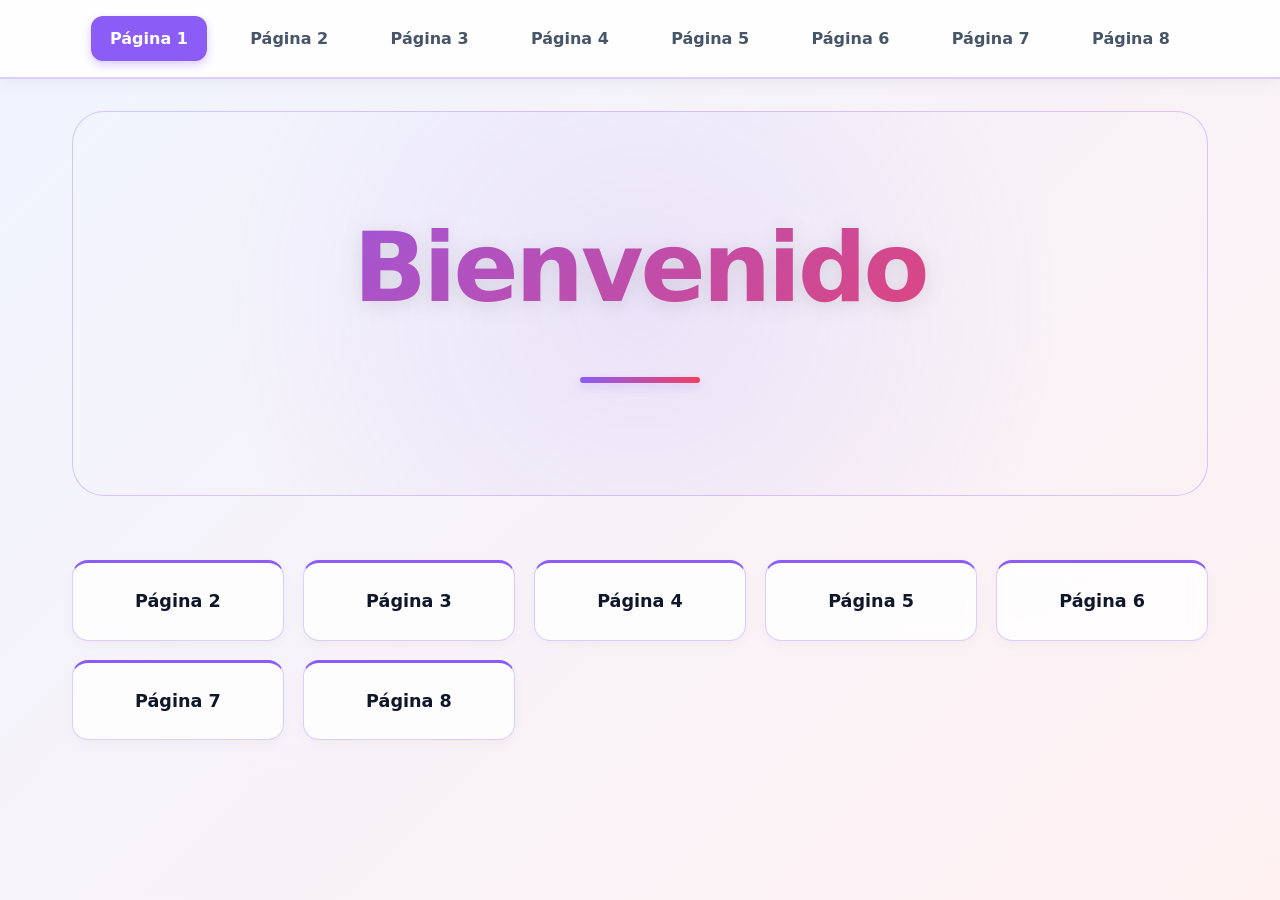
<file: index.html>
<!DOCTYPE html>
<html lang="es">

<head>
    <meta charset="UTF-8">
    <meta name="viewport" content="width=device-width, initial-scale=1.0">
    <title>Página 1 - Inicio</title>
    <meta name="description"
        content="Dashboard principal del sitio web de 8 páginas. Accede a todas las secciones aquí.">
    <link rel="stylesheet" href="style.css">
    <style>
        .grid-nav {
            display: grid;
            grid-template-columns: repeat(auto-fit, minmax(180px, 1fr));
            gap: 1.2rem;
            margin-top: 1rem;
        }

        .nav-card {
            background: var(--glass-bg);
            border: 1px solid var(--glass-border);
            border-top: 3px solid var(--primary-color);
            padding: 1.5rem 1rem;
            border-radius: 16px;
            text-align: center;
            text-decoration: none;
            color: var(--text-color);
            transition: all 0.3s cubic-bezier(0.4, 0, 0.2, 1);
            display: flex;
            flex-direction: column;
            align-items: center;
            gap: 0.5rem;
            backdrop-filter: blur(8px);
            box-shadow: 0 4px 12px rgba(0, 0, 0, 0.03);
        }

        .nav-card:hover {
            transform: translateY(-5px);
            background: white;
            border-color: var(--secondary-color);
            box-shadow: 0 12px 24px rgba(0, 0, 0, 0.08);
        }

        .nav-card h2 {
            font-size: 1.1rem;
            font-weight: 700;
            color: var(--text-color);
            margin: 0;
            background: none;
            -webkit-text-fill-color: initial;
        }
    </style>
</head>

<body>
    <nav id="main-nav">
        <a href="index.html">Página 1</a>
        <a href="pag2.html">Página 2</a>
        <a href="pag3.html">Página 3</a>
        <a href="pag4.html">Página 4</a>
        <a href="pag5.html">Página 5</a>
        <a href="pag6.html">Página 6</a>
        <a href="pag7.html">Página 7</a>
        <a href="pag8.html">Página 8</a>
    </nav>

    <main style="padding-top: 2rem;">
        <header
            style="text-align: center; margin-bottom: 4rem; position: relative; padding: 5rem 1rem; border-radius: 32px; background: radial-gradient(circle at center, rgba(167, 139, 250, 0.15) 0%, transparent 70%); border: 1px solid var(--glass-border);">
            <h1
                style="font-size: 6rem; letter-spacing: -3px; margin-bottom: 0.5rem; filter: drop-shadow(0 4px 10px rgba(0, 0, 0, 0.1)); background: linear-gradient(135deg, var(--primary-color), var(--secondary-color)); -webkit-background-clip: text; background-clip: text; -webkit-text-fill-color: transparent; font-weight: 900;">
                Bienvenido
            </h1>
            <div
                style="width: 120px; height: 6px; background: linear-gradient(to right, var(--primary-color), var(--secondary-color)); margin: 2rem auto; border-radius: 3px; box-shadow: 0 4px 10px rgba(167, 139, 250, 0.3);">
            </div>
        </header>

        <div class="grid-nav">
            <a href="pag2.html" class="nav-card">
                <h2>Página 2</h2>

            </a>
            <a href="pag3.html" class="nav-card">
                <h2>Página 3</h2>

            </a>
            <a href="pag4.html" class="nav-card">
                <h2>Página 4</h2>

            </a>
            <a href="pag5.html" class="nav-card">
                <h2>Página 5</h2>

            </a>
            <a href="pag6.html" class="nav-card">
                <h2>Página 6</h2>

            </a>
            <a href="pag7.html" class="nav-card">
                <h2>Página 7</h2>

            </a>
            <a href="pag8.html" class="nav-card">
                <h2>Página 8</h2>

            </a>
        </div>
    </main>
    <script src="main.js"></script>
</body>

</html>
</file>
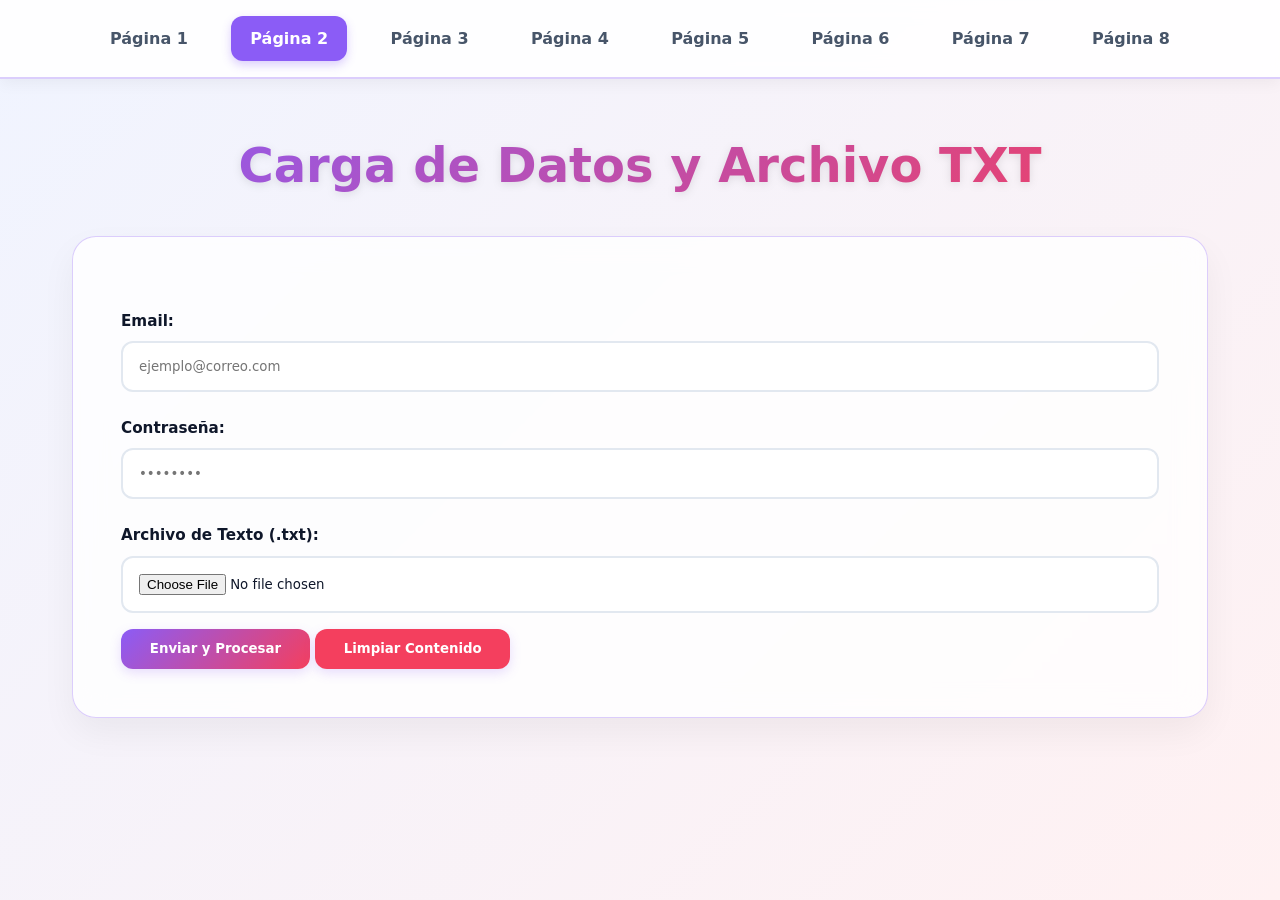
<file: pag2.html>
<!DOCTYPE html>
<html lang="es">

<head>
    <meta charset="UTF-8">
    <meta name="viewport" content="width=device-width, initial-scale=1.0">
    <title>Página 2 - Datos y TXT</title>
    <link rel="stylesheet" href="style.css">
    <style>
        .output-box {
            background: rgba(0, 0, 0, 0.3);
            border: 1px solid var(--glass-border);
            padding: 1rem;
            margin-top: 1rem;
            border-radius: 8px;
            white-space: pre-wrap;
            min-height: 50px;
        }

        .data-display {
            margin-top: 2rem;
            border-top: 1px solid var(--glass-border);
            padding-top: 1rem;
        }

        .data-item {
            margin-bottom: 1rem;
        }

        .data-label {
            font-weight: bold;
            color: var(--primary-color);
            display: block;
        }
    </style>
</head>

<body>
    <nav>
        <a href="index.html">Página 1</a>
        <a href="pag2.html">Página 2</a>
        <a href="pag3.html">Página 3</a>
        <a href="pag4.html">Página 4</a>
        <a href="pag5.html">Página 5</a>
        <a href="pag6.html">Página 6</a>
        <a href="pag7.html">Página 7</a>
        <a href="pag8.html">Página 8</a>
    </nav>

    <main>
        <h1 style="text-align: center;">Carga de Datos y Archivo TXT</h1>
        <div class="card">
            <form id="form-pag2">
                <label>Email:</label>
                <input type="email" id="input-email" placeholder="ejemplo@correo.com" required>

                <label>Contraseña:</label>
                <input type="password" id="input-password" placeholder="••••••••" required>

                <label>Archivo de Texto (.txt):</label>
                <input type="file" id="txt-file" accept=".txt" required>

                <button type="submit">Enviar y Procesar</button>
                <button type="button" class="btn btn-clear"
                    onclick="clearContent(['input-email', 'input-password', 'txt-file'], ['display-email', 'display-password', 'display-txt'], ['submission-output'])">Limpiar
                    Contenido</button>
            </form>

            <div id="submission-output" class="data-display" style="display: none;">
                <h3>Datos Enviados:</h3>

                <div class="data-item">
                    <span class="data-label">Email:</span>
                    <div id="display-email" class="output-box" style="min-height: auto;"></div>
                </div>

                <div class="data-item">
                    <span class="data-label">Contraseña:</span>
                    <div id="display-password" class="output-box" style="min-height: auto;"></div>
                </div>

                <div class="data-item">
                    <span class="data-label">Contenido del archivo TXT:</span>
                    <div id="display-txt" class="output-box"></div>
                </div>
            </div>
        </div>
    </main>

    <script src="main.js"></script>
    <script>
        document.getElementById('form-pag2').addEventListener('submit', function (e) {
            e.preventDefault();

            const email = document.getElementById('input-email').value;
            const password = document.getElementById('input-password').value;
            const fileInput = document.getElementById('txt-file');

            document.getElementById('display-email').textContent = email;
            document.getElementById('display-password').textContent = password;

            if (fileInput.files.length > 0) {
                const file = fileInput.files[0];
                const reader = new FileReader();
                reader.onload = (ev) => {
                    const content = ev.target.result;
                    console.log("Contenido del archivo TXT:", content);
                    document.getElementById('display-txt').textContent = content;
                    document.getElementById('submission-output').style.display = 'block';

                    // Smooth scroll to results
                    document.getElementById('submission-output').scrollIntoView({ behavior: 'smooth' });
                };
                reader.readAsText(file);
            }
        });
    </script>
</body>

</html>
</file>
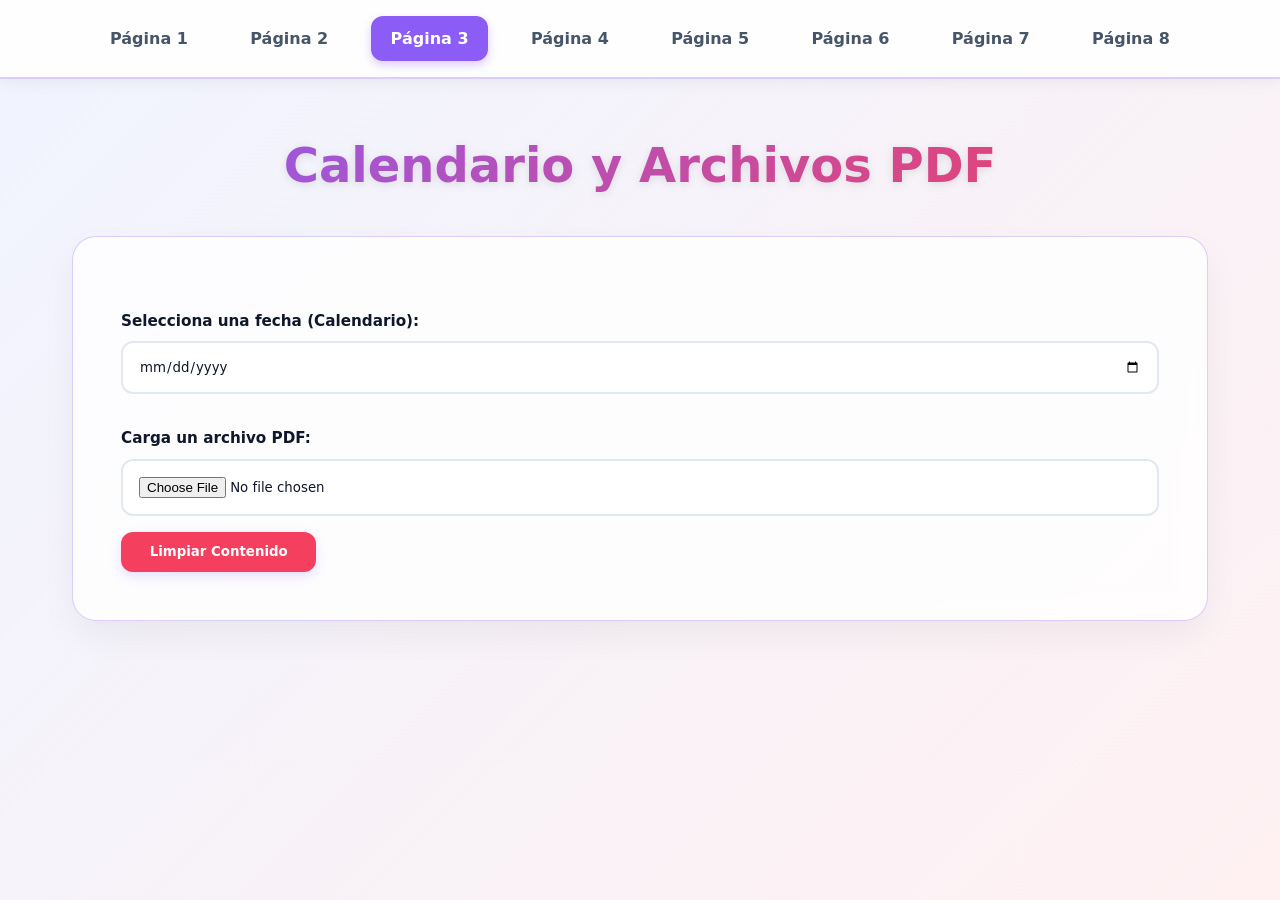
<file: pag3.html>
<!DOCTYPE html>
<html lang="es">

<head>
    <meta charset="UTF-8">
    <meta name="viewport" content="width=device-width, initial-scale=1.0">
    <title>Página 3 - Calendario y PDF</title>
    <link rel="stylesheet" href="style.css">
    <style>
        #pdf-viewer {
            width: 100%;
            height: 600px;
            border: 1px solid var(--glass-border);
            border-radius: 12px;
            margin-top: 1.5rem;
            background: white;
        }

        .date-display {
            background: rgba(0, 0, 0, 0.3);
            border: 1px solid var(--glass-border);
            padding: 1rem;
            margin-top: 1rem;
            border-radius: 8px;
            color: var(--secondary-color);
            font-weight: bold;
            font-size: 1.2rem;
            text-align: center;
        }
    </style>
</head>

<body>
    <nav>
        <a href="index.html">Página 1</a>
        <a href="pag2.html">Página 2</a>
        <a href="pag3.html">Página 3</a>
        <a href="pag4.html">Página 4</a>
        <a href="pag5.html">Página 5</a>
        <a href="pag6.html">Página 6</a>
        <a href="pag7.html">Página 7</a>
        <a href="pag8.html">Página 8</a>
    </nav>

    <main>
        <h1 style="text-align: center;">Calendario y Archivos PDF</h1>
        <div class="card">
            <label>Selecciona una fecha (Calendario):</label>
            <input type="date" id="date-input">

            <div id="date-result-container" style="display: none;">
                <p>Fecha seleccionada:</p>
                <div id="date-display" class="date-display"></div>
            </div>

            <label style="margin-top: 2rem; display: block;">Carga un archivo PDF:</label>
            <input type="file" id="pdf-file" accept="application/pdf">

            <div id="pdf-container" style="display: none;">
                <h3>Vista previa del PDF:</h3>
                <iframe id="pdf-viewer"></iframe>
            </div>
            <button type="button" class="btn btn-clear"
                onclick="clearContent(['date-input', 'pdf-file'], ['date-display', 'pdf-viewer'], ['date-result-container', 'pdf-container'])">Limpiar
                Contenido</button>
        </div>
    </main>

    <script src="main.js"></script>
    <script>
        // Calendar Logic
        const dateInput = document.getElementById('date-input');
        const dateDisplay = document.getElementById('date-display');
        const dateContainer = document.getElementById('date-result-container');

        dateInput.addEventListener('change', (e) => {
            const val = e.target.value;
            if (val) {
                // Formatting for better display (YYYY-MM-DD -> DD/MM/YYYY)
                const parts = val.split('-');
                dateDisplay.textContent = `${parts[2]}/${parts[1]}/${parts[0]}`;
                dateContainer.style.display = 'block';
            }
        });

        // PDF Preview Logic
        setupFilePreview('pdf-file', 'url', 'pdf-viewer');
    </script>
</body>

</html>
</file>
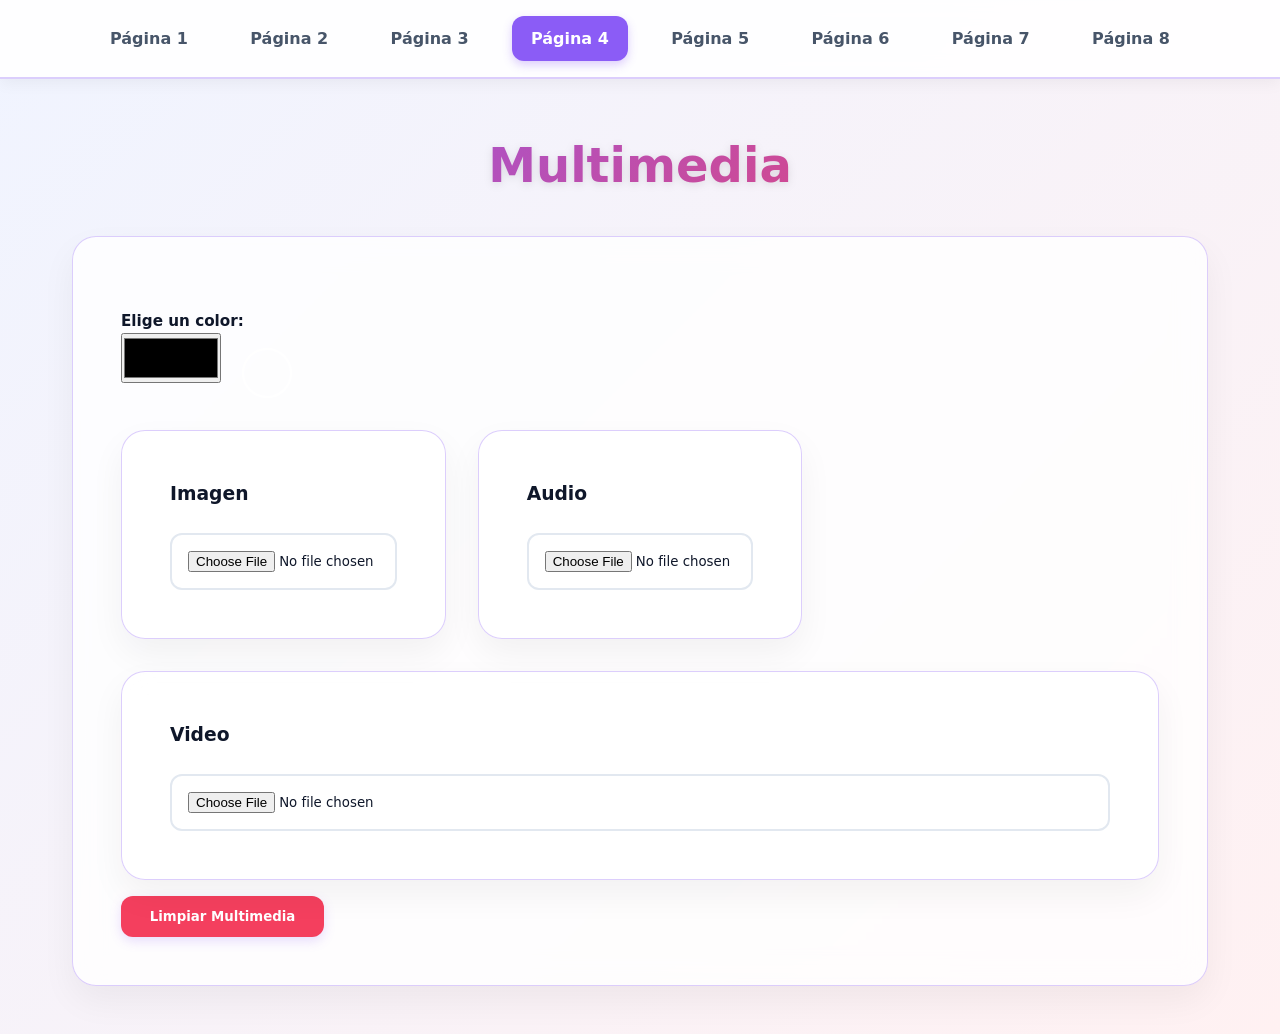
<file: pag4.html>
<!DOCTYPE html>
<html lang="es">

<head>
    <meta charset="UTF-8">
    <meta name="viewport" content="width=device-width, initial-scale=1.0">
    <title>Página 4 - Multimedia</title>
    <link rel="stylesheet" href="style.css">
    <style>
        .multimedia-grid {
            display: grid;
            grid-template-columns: repeat(auto-fit, minmax(300px, 1fr));
            gap: 2rem;
            margin-top: 2rem;
        }

        .media-prev {
            max-width: 100%;
            border-radius: 8px;
            display: none;
            margin-top: 1rem;
        }

        video.media-prev {
            width: 100%;
        }

        #color-preview {
            width: 50px;
            height: 50px;
            border-radius: 50%;
            border: 2px solid white;
            display: inline-block;
            vertical-align: middle;
            margin-left: 1rem;
        }
    </style>
</head>

<body>
    <nav>
        <a href="index.html">Página 1</a>
        <a href="pag2.html">Página 2</a>
        <a href="pag3.html">Página 3</a>
        <a href="pag4.html">Página 4</a>
        <a href="pag5.html">Página 5</a>
        <a href="pag6.html">Página 6</a>
        <a href="pag7.html">Página 7</a>
        <a href="pag8.html">Página 8</a>
    </nav>

    <main>
        <h1 style="text-align: center;">Multimedia</h1>
        <div class="card">
            <label>Elige un color:</label>
            <input type="color" id="color-input" style="width: 100px; height: 50px; cursor: pointer;">
            <div id="color-preview"></div>

            <div class="multimedia-grid">
                <div class="card" style="margin-top: 0;">
                    <h3>Imagen</h3>
                    <input type="file" id="img-file" accept="image/*">
                    <img id="img-prev" class="media-prev">
                </div>

                <div class="card" style="margin-top: 0;">
                    <h3>Audio</h3>
                    <input type="file" id="audio-file" accept="audio/*">
                    <audio id="audio-prev" controls class="media-prev"></audio>
                </div>

                <div class="card" style="margin-top: 0; grid-column: 1 / -1;">
                    <h3>Video</h3>
                    <input type="file" id="video-file" accept="video/*">
                    <video id="video-prev" controls class="media-prev"></video>
                </div>
            </div>
            <button type="button" class="btn btn-clear"
                onclick="clearContent(['color-input', 'img-file', 'audio-file', 'video-file'], ['color-preview', 'img-prev', 'audio-prev', 'video-prev'])">Limpiar
                Multimedia</button>
        </div>
    </main>

    <script src="main.js"></script>
    <script>
        // Color
        document.getElementById('color-input').addEventListener('input', (e) => {
            document.getElementById('color-preview').style.backgroundColor = e.target.value;
        });

        setupFilePreview('img-file', 'url', 'img-prev');
        setupFilePreview('audio-file', 'url', 'audio-prev');
        setupFilePreview('video-file', 'url', 'video-prev');
    </script>
</body>

</html>
</file>
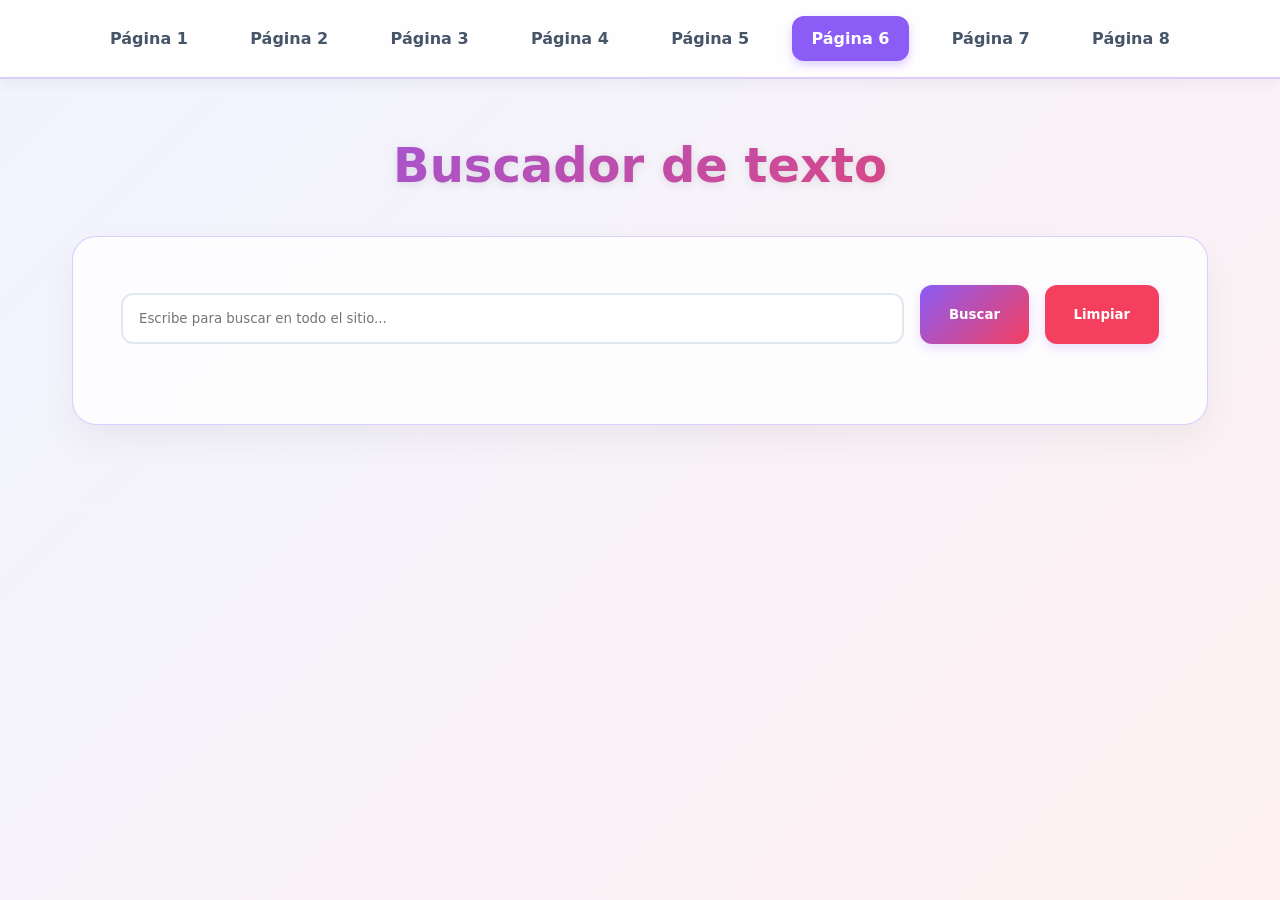
<file: pag6.html>
<!DOCTYPE html>
<html lang="es">

<head>
    <meta charset="UTF-8">
    <meta name="viewport" content="width=device-width, initial-scale=1.0">
    <title>Página 6 - Buscador de Texto</title>
    <link rel="stylesheet" href="style.css">
    <style>
        .search-container {
            display: flex;
            gap: 1rem;
            margin-bottom: 2rem;
        }

        .result-item {
            background: rgba(255, 255, 255, 0.05);
            padding: 1rem;
            margin-bottom: 1rem;
            border-radius: 8px;
            border-left: 3px solid var(--secondary-color);
        }

        mark {
            background: var(--primary-color);
            color: white;
            padding: 0 2px;
            border-radius: 2px;
        }
    </style>
</head>

<body>
    <nav>
        <a href="index.html">Página 1</a>
        <a href="pag2.html">Página 2</a>
        <a href="pag3.html">Página 3</a>
        <a href="pag4.html">Página 4</a>
        <a href="pag5.html">Página 5</a>
        <a href="pag6.html">Página 6</a>
        <a href="pag7.html">Página 7</a>
        <a href="pag8.html">Página 8</a>
    </nav>

    <main>
        <h1 style="text-align: center;">Buscador de texto</h1>
        <div class="card">
            <div class="search-container">
                <input type="text" id="search-input" placeholder="Escribe para buscar en todo el sitio...">
                <button id="search-btn">Buscar</button>
                <button type="button" class="btn btn-clear" style="margin-top: 0;"
                    onclick="clearContent(['search-input'], ['results-count', 'results-container'])">Limpiar</button>
            </div>
            <div id="results-count" style="margin-bottom: 1rem; font-weight: bold;"></div>
            <div id="results-container"></div>
        </div>
    </main>

    <script src="main.js"></script>
    <script>
        const pages = [
            'index.html', 'pag2.html', 'pag3.html',
            'pag4.html', 'pag5.html', 'pag7.html', 'pag8.html'
        ];

        async function searchSite() {
            if (window.location.protocol === 'file:') {
                alert("Nota: El buscador requiere un servidor local (como Live Server) para funcionar correctamente debido a restricciones de seguridad del navegador con archivos locales.");
            }
            const query = document.getElementById('search-input').value.toLowerCase();
            const resultsContainer = document.getElementById('results-container');
            const countDisplay = document.getElementById('results-count');

            if (!query) return;

            resultsContainer.innerHTML = 'Buscando...';
            let resultsFound = 0;
            let finalHTML = '';

            for (const page of pages) {
                try {
                    const response = await fetch(page);
                    const html = await response.text();
                    const parser = new DOMParser();
                    const doc = parser.parseFromString(html, 'text/html');
                    const text = doc.body.innerText.toLowerCase();

                    if (text.includes(query)) {
                        resultsFound++;
                        const startIndex = text.indexOf(query);
                        const snippet = doc.body.innerText.substring(
                            Math.max(0, startIndex - 40),
                            Math.min(text.length, startIndex + 100)
                        );

                        finalHTML += `
                            <div class="result-item">
                                <h3><a href="${page}" style="color: var(--primary-color);">${page}</a></h3>
                                <p>..."${snippet.replace(new RegExp(query, 'gi'), match => `<mark>${match}</mark>`)}"...</p>
                            </div>
                        `;
                    }
                } catch (e) {
                    console.error("Error buscando en", page, e);
                }
            }

            countDisplay.innerText = `Se encontraron coincidencias en ${resultsFound} páginas.`;
            resultsContainer.innerHTML = resultsFound > 0 ? finalHTML : '<p>No se encontraron resultados.</p>';
        }

        document.getElementById('search-btn').addEventListener('click', searchSite);
        document.getElementById('search-input').addEventListener('keypress', (e) => {
            if (e.key === 'Enter') searchSite();
        });
    </script>
</body>

</html>
</file>
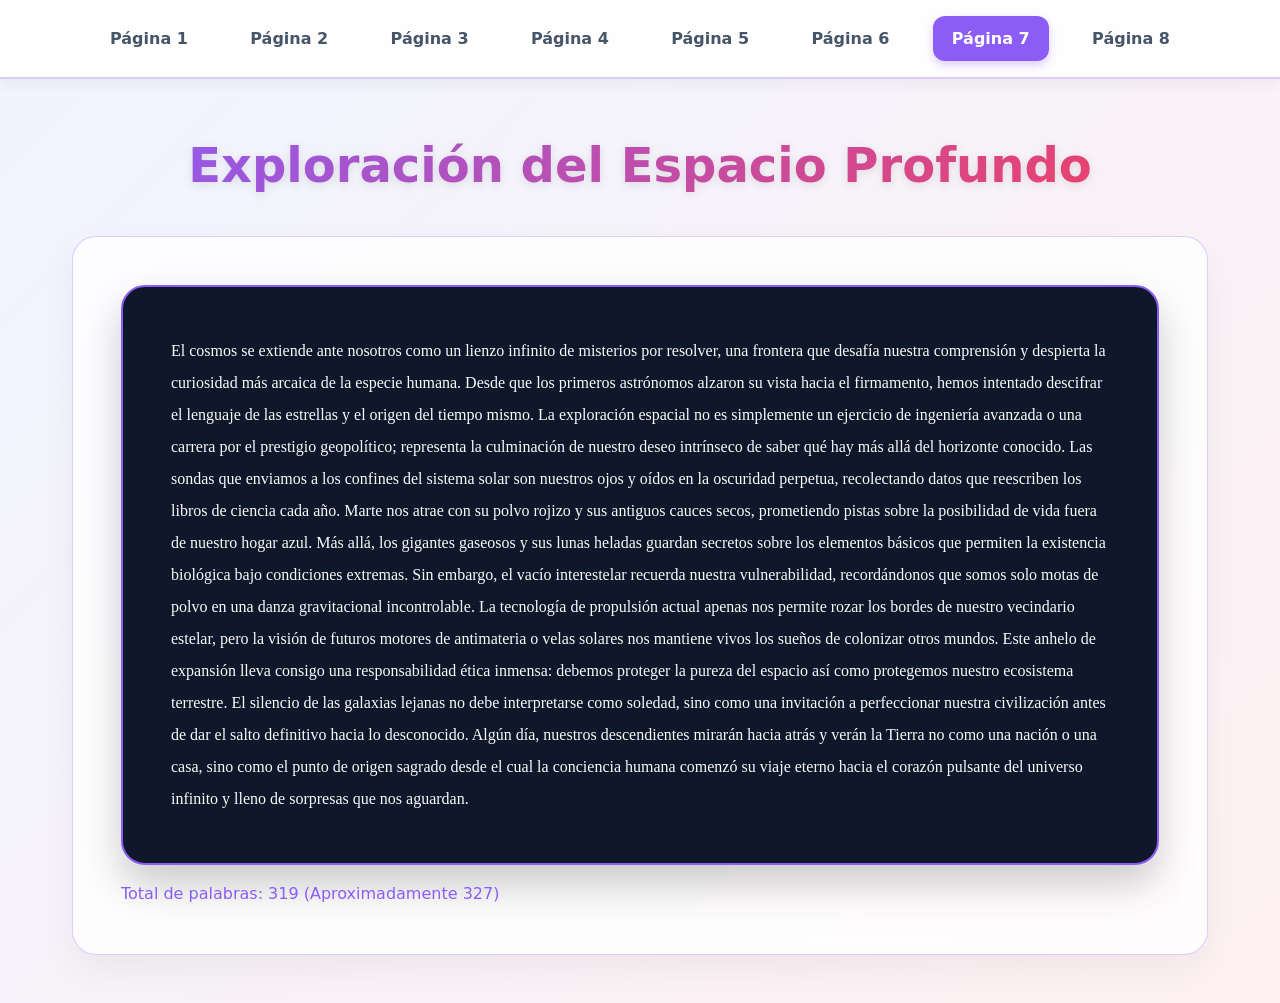
<file: pag7.html>
<!DOCTYPE html>
<html lang="es">

<head>
    <meta charset="UTF-8">
    <meta name="viewport" content="width=device-width, initial-scale=1.0">
    <title>Página 7 - Texto de 327 Palabras</title>
    <link rel="stylesheet" href="style.css">
    <style>
        .dark-narrative {
            background: #0f172a;
            /* Even darker for contrast */
            color: #f8fafc;
            /* Very light text */
            padding: 3rem;
            border-radius: 24px;
            font-family: 'Georgia', serif;
            line-height: 2;
            box-shadow: 0 20px 40px rgba(0, 0, 0, 0.2);
            border: 2px solid var(--primary-color);
        }
    </style>
</head>

<body>
    <nav>
        <a href="index.html">Página 1</a>
        <a href="pag2.html">Página 2</a>
        <a href="pag3.html">Página 3</a>
        <a href="pag4.html">Página 4</a>
        <a href="pag5.html">Página 5</a>
        <a href="pag6.html">Página 6</a>
        <a href="pag7.html">Página 7</a>
        <a href="pag8.html">Página 8</a>
    </nav>

    <main>
        <h1 style="text-align: center;">Exploración del Espacio Profundo</h1>
        <div class="card">
            <div class="dark-narrative" id="narrative-7">
                El cosmos se extiende ante nosotros como un lienzo infinito de misterios por resolver, una frontera que
                desafía nuestra comprensión y despierta la curiosidad más arcaica de la especie humana. Desde que los
                primeros astrónomos alzaron su vista hacia el firmamento, hemos intentado descifrar el lenguaje de las
                estrellas y el origen del tiempo mismo. La exploración espacial no es simplemente un ejercicio de
                ingeniería avanzada o una carrera por el prestigio geopolítico; representa la culminación de nuestro
                deseo intrínseco de saber qué hay más allá del horizonte conocido. Las sondas que enviamos a los
                confines del sistema solar son nuestros ojos y oídos en la oscuridad perpetua, recolectando datos que
                reescriben los libros de ciencia cada año. Marte nos atrae con su polvo rojizo y sus antiguos cauces
                secos, prometiendo pistas sobre la posibilidad de vida fuera de nuestro hogar azul. Más allá, los
                gigantes gaseosos y sus lunas heladas guardan secretos sobre los elementos básicos que permiten la
                existencia biológica bajo condiciones extremas. Sin embargo, el vacío interestelar recuerda nuestra
                vulnerabilidad, recordándonos que somos solo motas de polvo en una danza gravitacional incontrolable. La
                tecnología de propulsión actual apenas nos permite rozar los bordes de nuestro vecindario estelar, pero
                la visión de futuros motores de antimateria o velas solares nos mantiene vivos los sueños de colonizar
                otros mundos. Este anhelo de expansión lleva consigo una responsabilidad ética inmensa: debemos proteger
                la pureza del espacio así como protegemos nuestro ecosistema terrestre. El silencio de las galaxias
                lejanas no debe interpretarse como soledad, sino como una invitación a perfeccionar nuestra civilización
                antes de dar el salto definitivo hacia lo desconocido. Algún día, nuestros descendientes mirarán hacia
                atrás y verán la Tierra no como una nación o una casa, sino como el punto de origen sagrado desde el
                cual la conciencia humana comenzó su viaje eterno hacia el corazón pulsante del universo infinito y
                lleno de sorpresas que nos aguardan.
            </div>
            <p id="count-7" style="color: var(--primary-color); margin-top: 1rem;"></p>
        </div>
    </main>

    <script src="main.js"></script>
    <script>
        countWords('narrative-7', 'count-7', 327);
    </script>
</body>

</html>
</file>
<file: style.css>
:root {
    --primary-color: #8b5cf6;
    /* Slightly deeper pastel purple for better contrast */
    --secondary-color: #f43f5e;
    /* Slightly deeper pastel rose */
    --bg-color: #f8fafc;
    --text-color: #0f172a;
    /* Deeper dark for high contrast */
    --text-dim: #475569;
    /* Deeper dim text */
    --glass-bg: rgba(255, 255, 255, 0.8);
    --glass-border: rgba(139, 92, 246, 0.3);
    --accent-glow: rgba(139, 92, 246, 0.2);
}

* {
    margin: 0;
    padding: 0;
    box-sizing: border-box;
    font-family: 'Inter', system-ui, -apple-system, sans-serif;
}

body {
    background: linear-gradient(135deg, #f0f4ff 0%, #fff1f2 100%);
    color: var(--text-color);
    min-height: 100vh;
    margin: 0;
    line-height: 1.6;
}

nav {
    background: rgba(255, 255, 255, 0.9);
    backdrop-filter: blur(10px);
    padding: 1rem 2rem;
    position: sticky;
    top: 0;
    z-index: 1000;
    display: flex;
    justify-content: center;
    gap: 1.5rem;
    flex-wrap: wrap;
    border-bottom: 2px solid var(--glass-border);
    box-shadow: 0 4px 15px rgba(0, 0, 0, 0.05);
}

nav a {
    text-decoration: none;
    color: var(--text-dim);
    font-weight: 600;
    transition: all 0.3s;
    padding: 0.6rem 1.2rem;
    border-radius: 12px;
}

nav a:hover {
    color: var(--primary-color);
    background: rgba(139, 92, 246, 0.1);
    transform: translateY(-1px);
}

nav a.active {
    background: var(--primary-color);
    color: white;
    box-shadow: 0 4px 10px rgba(139, 92, 246, 0.3);
}

main {
    flex: 1;
    padding: 3rem 2rem;
    max-width: 1200px;
    margin: 0 auto;
    width: 100%;
}

.card {
    background: var(--glass-bg);
    border: 1px solid var(--glass-border);
    backdrop-filter: blur(15px);
    border-radius: 24px;
    padding: 3rem;
    margin-top: 2rem;
    box-shadow: 0 15px 35px rgba(0, 0, 0, 0.05);
}

h1 {
    font-size: 3rem;
    margin-bottom: 2rem;
    font-weight: 800;
    background: linear-gradient(135deg, var(--primary-color), var(--secondary-color));
    -webkit-background-clip: text;
    background-clip: text;
    -webkit-text-fill-color: transparent;
    filter: drop-shadow(0 2px 4px rgba(0, 0, 0, 0.1));
}

h2,
h3 {
    color: var(--text-color);
    margin-bottom: 1rem;
    font-weight: 700;
}

button,
.btn {
    padding: 0.8rem 1.8rem;
    border-radius: 12px;
    border: none;
    cursor: pointer;
    font-weight: 700;
    transition: all 0.3s cubic-bezier(0.4, 0, 0.2, 1);
    background: linear-gradient(135deg, var(--primary-color), var(--secondary-color));
    color: white;
    box-shadow: 0 4px 12px rgba(139, 92, 246, 0.2);
}

button:hover,
.btn:hover {
    transform: translateY(-3px);
    box-shadow: 0 8px 20px rgba(139, 92, 246, 0.4);
    filter: brightness(1.05);
}

.btn-clear {
    background: #f43f5e;
    margin-top: 1rem;
}

.btn-clear:hover {
    background: #e11d48;
    box-shadow: 0 8px 20px rgba(244, 63, 94, 0.4);
}

label {
    display: block;
    margin-top: 1.5rem;
    font-weight: 700;
    color: var(--text-color);
    font-size: 0.95rem;
}

input[type="text"],
input[type="email"],
input[type="password"],
input[type="date"],
input[type="file"],
select {
    width: 100%;
    padding: 1rem;
    margin-top: 0.5rem;
    border-radius: 12px;
    border: 2px solid #e2e8f0;
    background: white;
    color: var(--text-color);
    font-weight: 500;
    transition: all 0.3s;
}

input:focus {
    outline: none;
    border-color: var(--primary-color);
    box-shadow: 0 0 0 4px rgba(139, 92, 246, 0.1);
}

/* Page specific improvements */
.text-narrative {
    color: var(--text-color) !important;
    font-weight: 500;
}

.price {
    color: var(--secondary-color) !important;
    font-weight: 800 !important;
}
</file>
